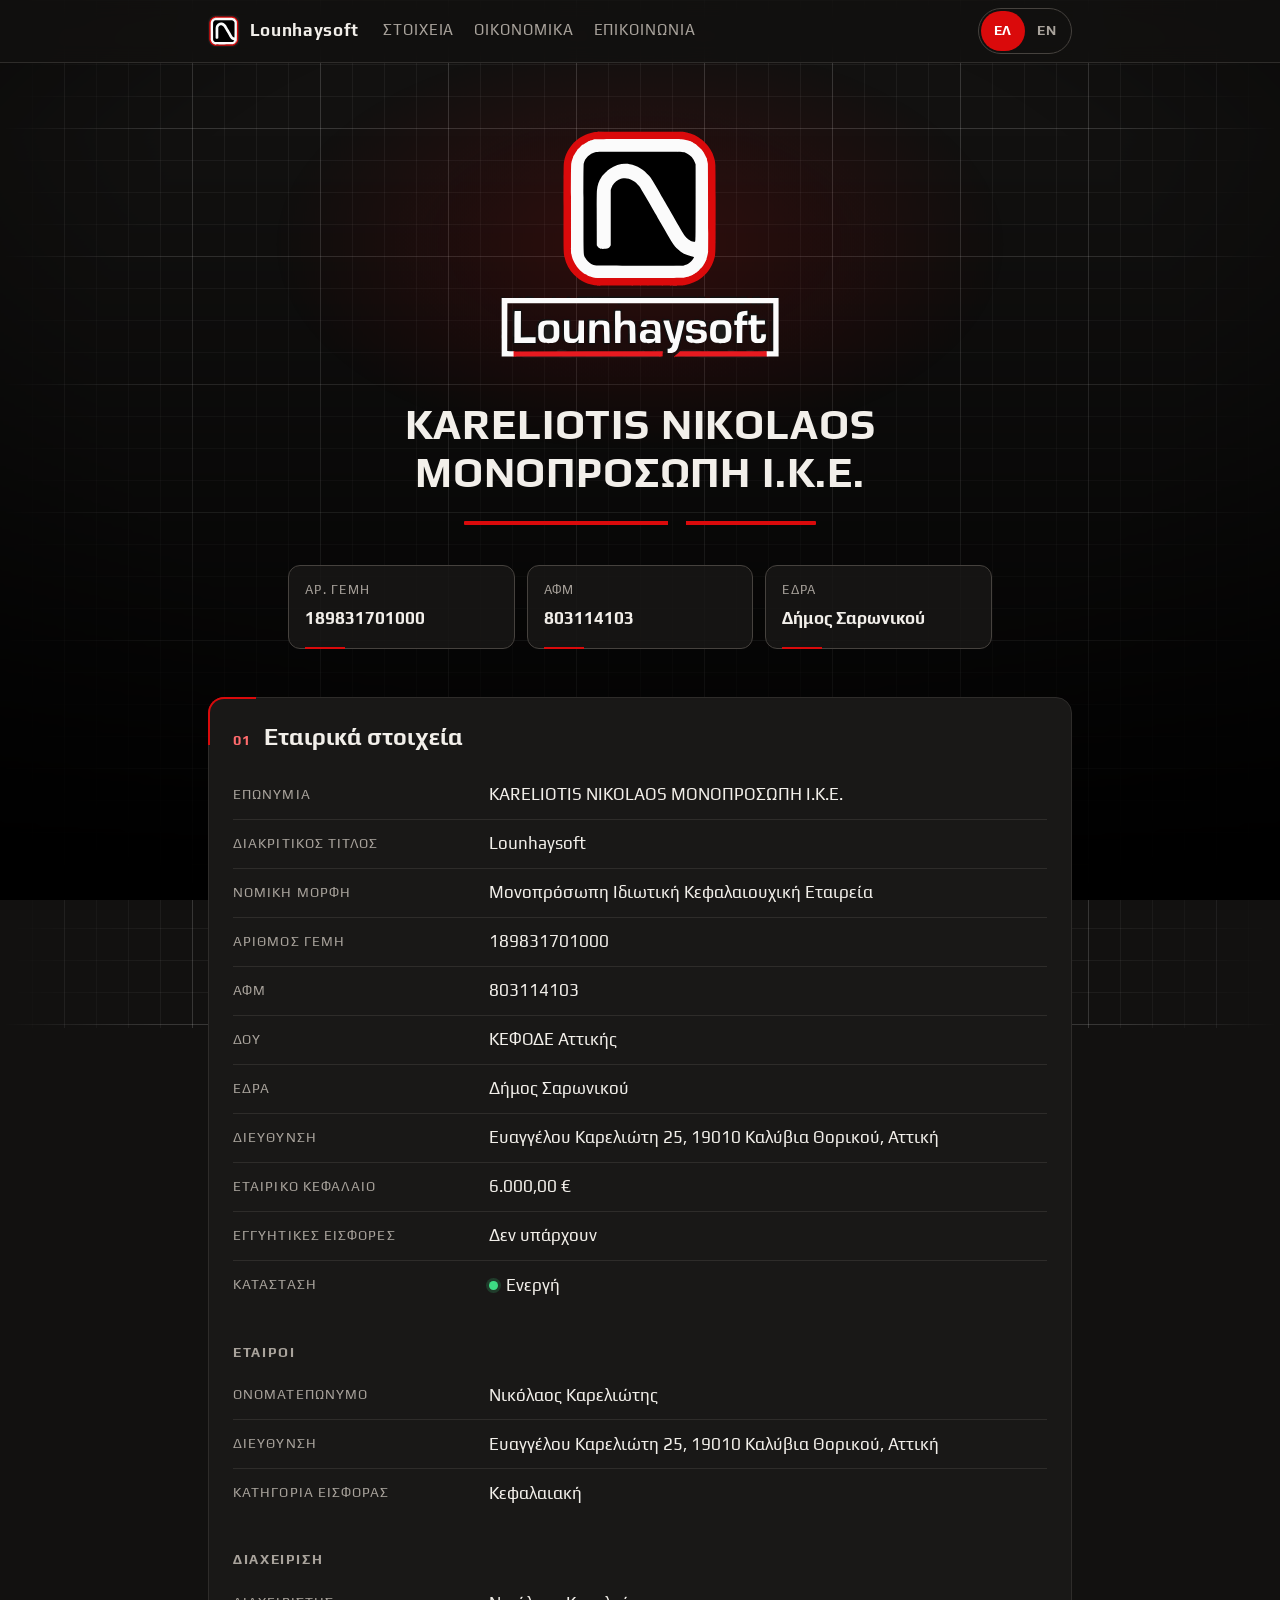
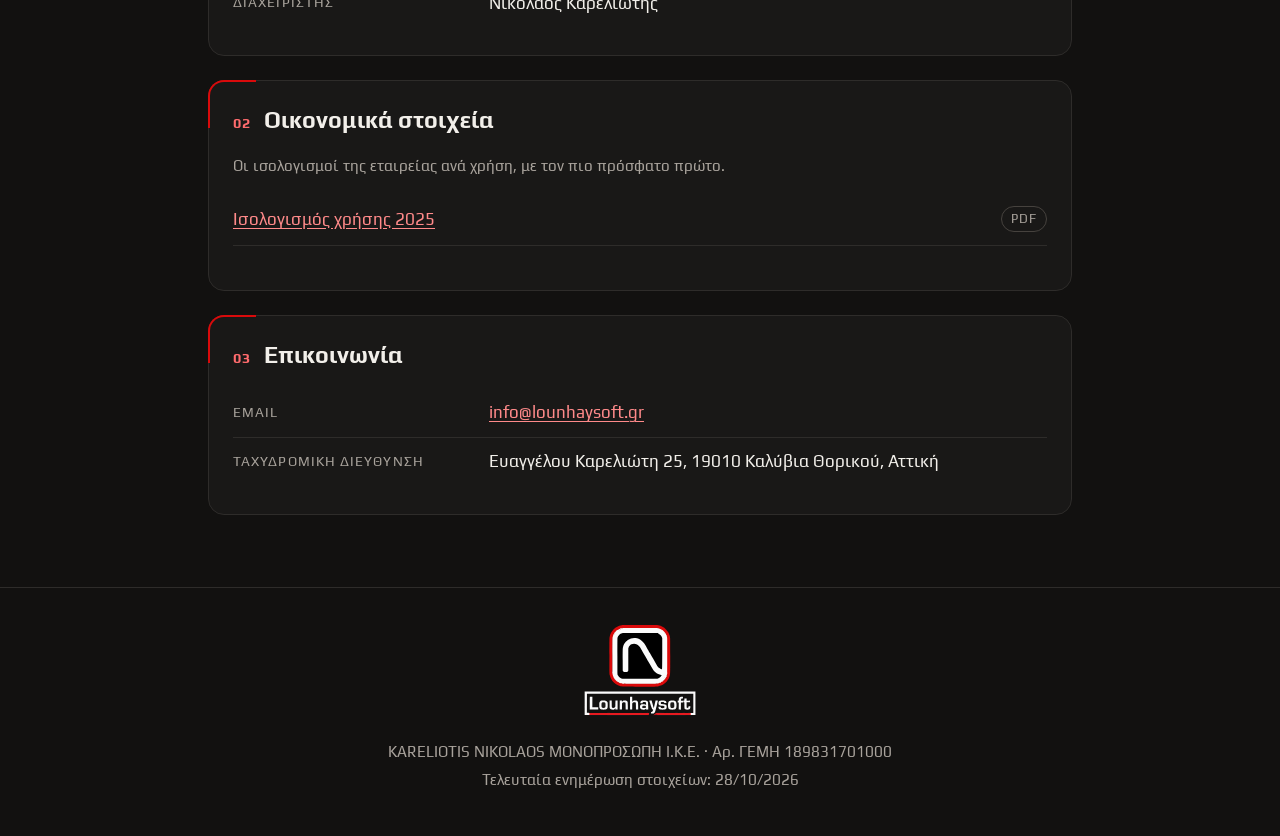
<file: index.html>
<!doctype html>
<html lang="el">
<head>
  <meta charset="utf-8">
  <meta name="viewport" content="width=device-width, initial-scale=1">
  <title>Lounhaysoft – KARELIOTIS NIKOLAOS ΜΟΝΟΠΡΟΣΩΠΗ Ι.Κ.Ε.</title>
  <meta name="description" content="Εταιρική ιστοσελίδα της KARELIOTIS NIKOLAOS ΜΟΝΟΠΡΟΣΩΠΗ Ι.Κ.Ε. (Lounhaysoft) σύμφωνα με το άρθρο 47 του ν. 4072/2012.">
  <meta name="color-scheme" content="dark">
  <meta name="theme-color" content="#121110">
  <link rel="alternate" hreflang="el" href="./">
  <link rel="alternate" hreflang="en" href="en/">
  <link rel="icon" href="favicon.svg" type="image/svg+xml">
  <link rel="preload" href="fonts/play-regular.woff2" as="font" type="font/woff2" crossorigin>
  <link rel="preload" href="fonts/play-bold.woff2" as="font" type="font/woff2" crossorigin>
  <link rel="stylesheet" href="styles.css?v=6">
  <script src="glow.js?v=3" defer></script>
  <script src="topbar.js?v=1" defer></script>
  <script src="grid-parallax.js?v=1" defer></script>
</head>
<body>
  <div class="grid-backdrop" aria-hidden="true"></div>
  <a class="skip-link" href="#main">Μετάβαση στο κύριο περιεχόμενο</a>

  <header class="topbar">
    <div class="container topbar-inner">
      <a class="mark" href="./">
        <img src="favicon.svg" alt="" width="32" height="32">
        <span lang="en">Lounhaysoft</span>
      </a>
      <div class="topbar-end">
        <nav aria-label="Κύρια πλοήγηση">
          <ul class="nav-list">
            <li><a href="#details">Στοιχεία</a></li>
            <li><a href="#financials">Οικονομικά</a></li>
            <li><a href="#contact">Επικοινωνία</a></li>
          </ul>
        </nav>
        <nav class="lang-switch" aria-label="Γλώσσα">
          <ul>
            <li><a href="./" aria-current="page" title="Ελληνικά">ΕΛ</a></li>
            <li><a href="en/" lang="en" hreflang="en" title="English">EN</a></li>
          </ul>
        </nav>
      </div>
    </div>
  </header>

  <main id="main" tabindex="-1">
    <section class="hero" aria-labelledby="page-title">
      <div class="container hero-inner">
        <img class="hero-logo" src="logo.svg" alt="Λογότυπο Lounhaysoft" width="592" height="494">
        <h1 id="page-title">KARELIOTIS NIKOLAOS<br> ΜΟΝΟΠΡΟΣΩΠΗ Ι.Κ.Ε.</h1>
        <div class="notch-rule" aria-hidden="true"></div>

        <ul class="facts" aria-label="Βασικά στοιχεία">
          <li><span class="label">Αρ. ΓΕΜΗ</span><span class="value">189831701000</span></li>
          <li><span class="label">ΑΦΜ</span><span class="value">803114103</span></li>
          <li><span class="label">Έδρα</span><span class="value">Δήμος Σαρωνικού</span></li>
        </ul>
      </div>
    </section>

    <div class="container sections">
      <section id="details" aria-labelledby="details-title" class="panel">
        <h2 id="details-title"><span class="idx" aria-hidden="true">01</span>Εταιρικά στοιχεία</h2>
        <dl class="details">
          <div><dt>Επωνυμία</dt><dd>KARELIOTIS NIKOLAOS ΜΟΝΟΠΡΟΣΩΠΗ Ι.Κ.Ε.</dd></div>
          <div><dt>Διακριτικός τίτλος</dt><dd lang="en">Lounhaysoft</dd></div>
          <div><dt>Νομική μορφή</dt><dd>Μονοπρόσωπη Ιδιωτική Κεφαλαιουχική Εταιρεία</dd></div>
          <div><dt>Αριθμός ΓΕΜΗ</dt><dd>189831701000</dd></div>
          <div><dt>ΑΦΜ</dt><dd>803114103</dd></div>
          <div><dt>ΔΟΥ</dt><dd>ΚΕΦΟΔΕ Αττικής</dd></div>
          <div><dt>Έδρα</dt><dd>Δήμος Σαρωνικού</dd></div>
          <div><dt>Διεύθυνση</dt><dd>Ευαγγέλου Καρελιώτη 25, 19010 Καλύβια Θορικού, Αττική</dd></div>
          <div><dt>Εταιρικό κεφάλαιο</dt><dd>6.000,00 €</dd></div>
          <div><dt>Εγγυητικές εισφορές</dt><dd>Δεν υπάρχουν</dd></div>
          <div><dt>Κατάσταση</dt><dd><span class="status">Ενεργή</span></dd></div>
        </dl>

        <h3>Εταίροι</h3>
        <dl class="details">
          <div><dt>Ονοματεπώνυμο</dt><dd>Νικόλαος Καρελιώτης</dd></div>
          <div><dt>Διεύθυνση</dt><dd>Ευαγγέλου Καρελιώτη 25, 19010 Καλύβια Θορικού, Αττική</dd></div>
          <div><dt>Κατηγορία εισφοράς</dt><dd>Κεφαλαιακή</dd></div>
        </dl>

        <h3>Διαχείριση</h3>
        <dl class="details">
          <div><dt>Διαχειριστής</dt><dd>Νικόλαος Καρελιώτης</dd></div>
        </dl>
      </section>

      <section id="financials" aria-labelledby="financials-title" class="panel">
        <h2 id="financials-title"><span class="idx" aria-hidden="true">02</span>Οικονομικά στοιχεία</h2>
        <p class="muted">Οι ισολογισμοί της εταιρείας ανά χρήση, με τον πιο πρόσφατο πρώτο.</p>
        <!-- Newest year first. Each statement is a PDF in financial-statements/, linked from both pages. -->
        <ul class="docs">
          <li><a href="financial-statements/balance-sheet-2025.pdf">Ισολογισμός χρήσης 2025</a><span class="tag">PDF</span></li>
        </ul>
      </section>

      <section id="contact" aria-labelledby="contact-title" class="panel">
        <h2 id="contact-title"><span class="idx" aria-hidden="true">03</span>Επικοινωνία</h2>
        <dl class="details">
          <div><dt>Email</dt><dd><a href="mailto:info@lounhaysoft.gr">info@lounhaysoft.gr</a></dd></div>
          <div><dt>Ταχυδρομική διεύθυνση</dt><dd>Ευαγγέλου Καρελιώτη 25, 19010 Καλύβια Θορικού, Αττική</dd></div>
        </dl>
      </section>
    </div>
  </main>

  <footer class="site-footer">
    <div class="container">
      <img class="footer-logo" src="logo.svg" alt="Lounhaysoft" width="592" height="494" loading="lazy">
      <p>KARELIOTIS NIKOLAOS ΜΟΝΟΠΡΟΣΩΠΗ Ι.Κ.Ε. · Αρ. ΓΕΜΗ 189831701000</p>
      <p>Τελευταία ενημέρωση στοιχείων: <time datetime="2026-10-28">28/10/2026</time></p>
    </div>
  </footer>
</body>
</html>
</file>
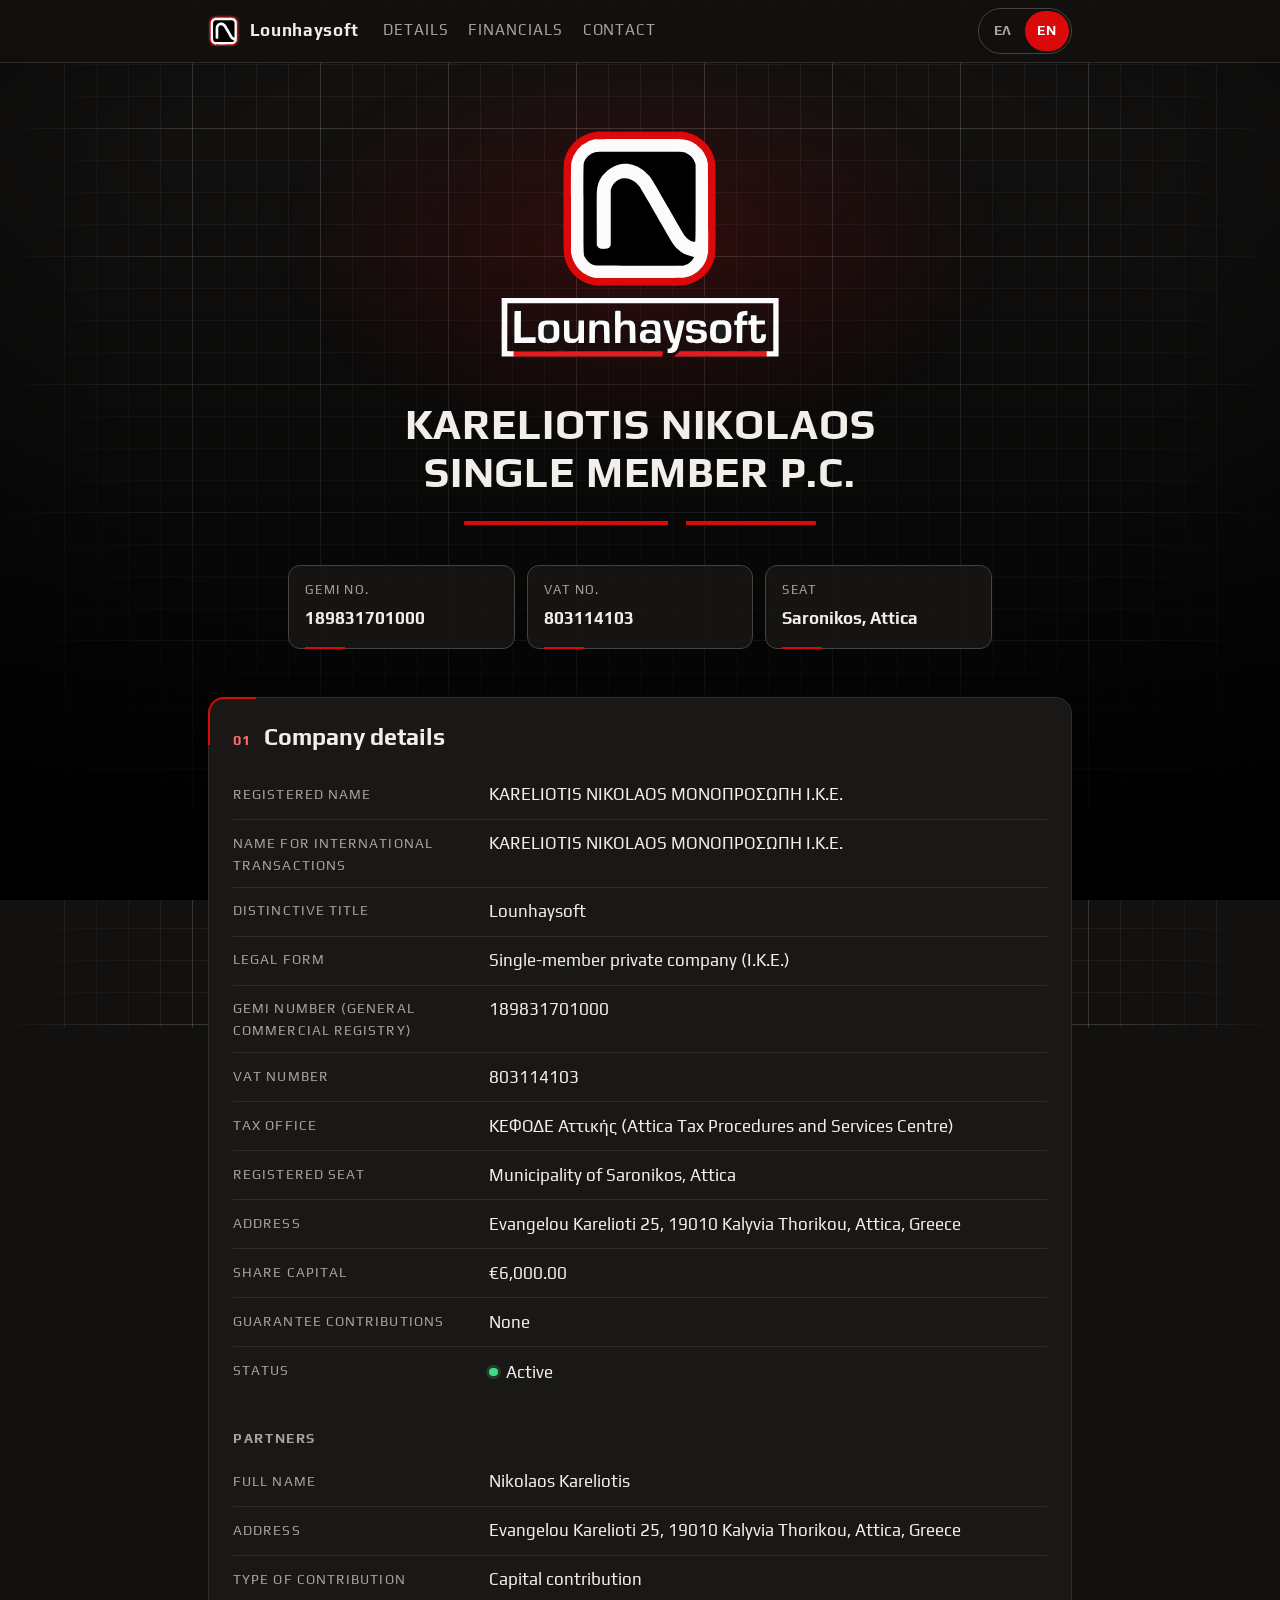
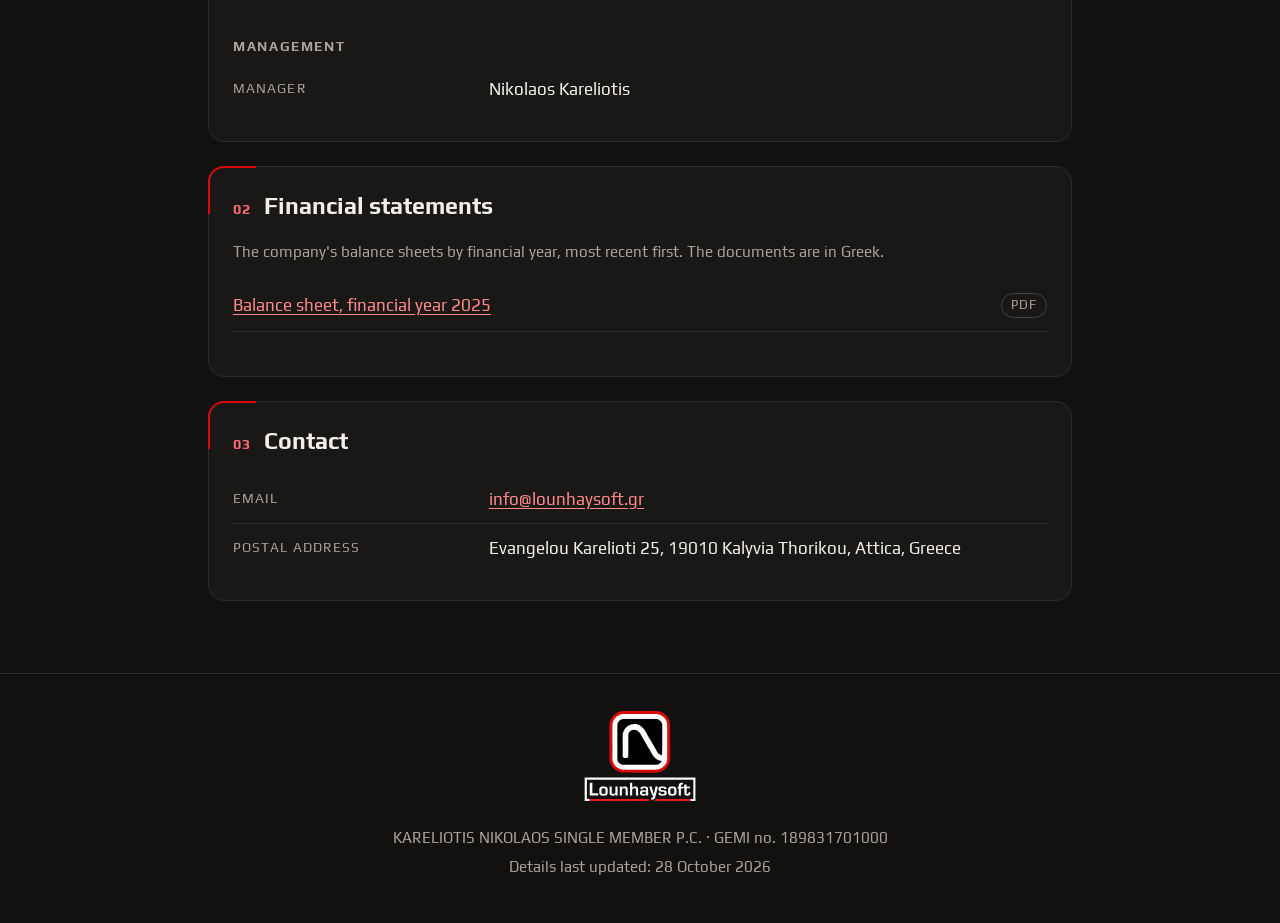
<file: en/index.html>
<!doctype html>
<html lang="en">
<head>
  <meta charset="utf-8">
  <meta name="viewport" content="width=device-width, initial-scale=1">
  <title>Lounhaysoft – KARELIOTIS NIKOLAOS SINGLE MEMBER P.C.</title>
  <meta name="description" content="Company website of KARELIOTIS NIKOLAOS SINGLE MEMBER P.C. (Lounhaysoft), as required by Article 47 of Greek Law 4072/2012.">
  <meta name="color-scheme" content="dark">
  <meta name="theme-color" content="#121110">
  <link rel="alternate" hreflang="el" href="../">
  <link rel="alternate" hreflang="en" href="./">
  <link rel="icon" href="../favicon.svg" type="image/svg+xml">
  <link rel="preload" href="../fonts/play-regular.woff2" as="font" type="font/woff2" crossorigin>
  <link rel="preload" href="../fonts/play-bold.woff2" as="font" type="font/woff2" crossorigin>
  <link rel="stylesheet" href="../styles.css?v=6">
  <script src="../glow.js?v=3" defer></script>
  <script src="../topbar.js?v=1" defer></script>
  <script src="../grid-parallax.js?v=1" defer></script>
</head>
<body>
  <div class="grid-backdrop" aria-hidden="true"></div>
  <a class="skip-link" href="#main">Skip to main content</a>

  <header class="topbar">
    <div class="container topbar-inner">
      <a class="mark" href="./">
        <img src="../favicon.svg" alt="" width="32" height="32">
        <span>Lounhaysoft</span>
      </a>
      <div class="topbar-end">
        <nav aria-label="Main navigation">
          <ul class="nav-list">
            <li><a href="#details">Details</a></li>
            <li><a href="#financials">Financials</a></li>
            <li><a href="#contact">Contact</a></li>
          </ul>
        </nav>
        <nav class="lang-switch" aria-label="Language">
          <ul>
            <li><a href="../" lang="el" hreflang="el" title="Ελληνικά">ΕΛ</a></li>
            <li><a href="./" aria-current="page" title="English">EN</a></li>
          </ul>
        </nav>
      </div>
    </div>
  </header>

  <main id="main" tabindex="-1">
    <section class="hero" aria-labelledby="page-title">
      <div class="container hero-inner">
        <img class="hero-logo" src="../logo.svg" alt="Lounhaysoft logo" width="592" height="494">
        <h1 id="page-title">KARELIOTIS NIKOLAOS<br> SINGLE MEMBER P.C.</h1>
        <div class="notch-rule" aria-hidden="true"></div>

        <ul class="facts" aria-label="Key details">
          <li><span class="label">GEMI no.</span><span class="value">189831701000</span></li>
          <li><span class="label">VAT no.</span><span class="value">803114103</span></li>
          <li><span class="label">Seat</span><span class="value">Saronikos, Attica</span></li>
        </ul>
      </div>
    </section>

    <div class="container sections">
      <section id="details" aria-labelledby="details-title" class="panel">
        <h2 id="details-title"><span class="idx" aria-hidden="true">01</span>Company details</h2>
        <dl class="details">
          <div><dt>Registered name</dt><dd>KARELIOTIS NIKOLAOS <span lang="el">ΜΟΝΟΠΡΟΣΩΠΗ Ι.Κ.Ε.</span></dd></div>
          <div><dt>Name for international transactions</dt><dd>KARELIOTIS NIKOLAOS <span lang="el">ΜΟΝΟΠΡΟΣΩΠΗ Ι.Κ.Ε.</span></dd></div>
          <div><dt>Distinctive title</dt><dd>Lounhaysoft</dd></div>
          <div><dt>Legal form</dt><dd>Single-member private company (<span lang="el">Ι.Κ.Ε.</span>)</dd></div>
          <div><dt>GEMI number (General Commercial Registry)</dt><dd>189831701000</dd></div>
          <div><dt>VAT number</dt><dd>803114103</dd></div>
          <div><dt>Tax office</dt><dd><span lang="el">ΚΕΦΟΔΕ Αττικής</span> (Attica Tax Procedures and Services Centre)</dd></div>
          <div><dt>Registered seat</dt><dd>Municipality of Saronikos, Attica</dd></div>
          <div><dt>Address</dt><dd>Evangelou Karelioti 25, 19010 Kalyvia Thorikou, Attica, Greece</dd></div>
          <div><dt>Share capital</dt><dd>€6,000.00</dd></div>
          <div><dt>Guarantee contributions</dt><dd>None</dd></div>
          <div><dt>Status</dt><dd><span class="status">Active</span></dd></div>
        </dl>

        <h3>Partners</h3>
        <dl class="details">
          <div><dt>Full name</dt><dd>Nikolaos Kareliotis</dd></div>
          <div><dt>Address</dt><dd>Evangelou Karelioti 25, 19010 Kalyvia Thorikou, Attica, Greece</dd></div>
          <div><dt>Type of contribution</dt><dd>Capital contribution</dd></div>
        </dl>

        <h3>Management</h3>
        <dl class="details">
          <div><dt>Manager</dt><dd>Nikolaos Kareliotis</dd></div>
        </dl>
      </section>

      <section id="financials" aria-labelledby="financials-title" class="panel">
        <h2 id="financials-title"><span class="idx" aria-hidden="true">02</span>Financial statements</h2>
        <p class="muted">The company's balance sheets by financial year, most recent first. The documents are in Greek.</p>
        <!-- Newest year first. Each statement is a PDF in financial-statements/, linked from both pages. -->
        <ul class="docs">
          <li><a href="../financial-statements/balance-sheet-2025.pdf" hreflang="el">Balance sheet, financial year 2025</a><span class="tag">PDF</span></li>
        </ul>
      </section>

      <section id="contact" aria-labelledby="contact-title" class="panel">
        <h2 id="contact-title"><span class="idx" aria-hidden="true">03</span>Contact</h2>
        <dl class="details">
          <div><dt>Email</dt><dd><a href="mailto:info@lounhaysoft.gr">info@lounhaysoft.gr</a></dd></div>
          <div><dt>Postal address</dt><dd>Evangelou Karelioti 25, 19010 Kalyvia Thorikou, Attica, Greece</dd></div>
        </dl>
      </section>
    </div>
  </main>

  <footer class="site-footer">
    <div class="container">
      <img class="footer-logo" src="../logo.svg" alt="Lounhaysoft" width="592" height="494" loading="lazy">
      <p>KARELIOTIS NIKOLAOS SINGLE MEMBER P.C. · GEMI no. 189831701000</p>
      <p>Details last updated: <time datetime="2026-10-28">28 October 2026</time></p>
    </div>
  </footer>
</body>
</html>
</file>
<file: styles.css>
/* Colours from the logo: dark #1d1c1b, red #da0a0b, white */
@font-face {
  font-family: "Play";
  src: url("fonts/play-regular.woff2") format("woff2");
  font-weight: 400;
  font-display: swap;
}
@font-face {
  font-family: "Play";
  src: url("fonts/play-bold.woff2") format("woff2");
  font-weight: 700;
  font-display: swap;
}

:root {
  --bg: #121110;
  --panel: #191817;
  --line: #2e2c2a;
  --line-strong: #46423e;
  --text: #f2efea;
  --muted: #a9a39c;
  --red: #da0a0b;
  --red-text: #ff6b6d;
  --link: #ff8a8a;
  --radius: 16px;
}

*, *::before, *::after { box-sizing: border-box; }

html { -webkit-text-size-adjust: 100%; }

body {
  margin: 0;
  background: var(--bg);
  color: var(--text);
  font-family: "Play", system-ui, -apple-system, "Segoe UI", Roboto, "Noto Sans", Arial, sans-serif;
  font-size: 1.0625rem;
  line-height: 1.6;
}

.container {
  max-width: 56rem;
  margin: 0 auto;
  padding: 0 1rem;
}

a { color: var(--link); text-underline-offset: 0.2em; }
a:hover { text-decoration-thickness: 2px; }

:focus-visible {
  outline: 2px solid var(--link);
  outline-offset: 3px;
  border-radius: 4px;
}

.skip-link {
  position: absolute;
  left: 1rem;
  top: -100px;
  z-index: 20;
  padding: 0.75rem 1rem;
  background: var(--text);
  color: var(--bg);
  font-weight: 700;
  border-radius: 8px;
}
.skip-link:focus { top: 1rem; }

/* Navigation bar */
.topbar {
  position: sticky;
  top: 0;
  z-index: 10;
  background: rgba(18, 17, 16, 0.85);
  backdrop-filter: blur(10px);
  -webkit-backdrop-filter: blur(10px);
  border-bottom: 1px solid var(--line);
}
.topbar-inner {
  display: flex;
  flex-wrap: wrap;
  align-items: center;
  justify-content: space-between;
  gap: 0.25rem 1.5rem;
  padding-top: 0.5rem;
  padding-bottom: 0.5rem;
}
.mark {
  display: inline-flex;
  align-items: center;
  gap: 0.6rem;
  min-height: 44px;
  color: var(--text);
  text-decoration: none;
  font-weight: 700;
  letter-spacing: 0.04em;
}
.mark img { width: 32px; height: 32px; border-radius: 8px; }

.nav-list {
  display: flex;
  flex-wrap: wrap;
  gap: 0 1.25rem;
  margin: 0;
  padding: 0;
  list-style: none;
}
.nav-list a {
  display: inline-flex;
  align-items: center;
  min-height: 44px;
  color: var(--muted);
  text-decoration: none;
  font-size: 0.95rem;
  letter-spacing: 0.06em;
  text-transform: uppercase;
  border-bottom: 2px solid transparent;
  transition: color 0.15s, border-color 0.15s;
}
.nav-list a:hover { color: var(--text); border-bottom-color: var(--red); }

/* The menu starts right after the logo so it does not shift when the language changes */
.topbar-end {
  flex: 1;
  display: flex;
  flex-wrap: wrap;
  align-items: center;
  justify-content: space-between;
  gap: 0 1.5rem;
}

/* Language switch: the current language is highlighted with a red background */
.lang-switch ul {
  display: flex;
  margin: 0;
  padding: 2px;
  list-style: none;
  border: 1px solid var(--line-strong);
  border-radius: 999px;
}
.lang-switch a {
  display: inline-flex;
  align-items: center;
  justify-content: center;
  min-width: 44px;
  min-height: 40px;
  padding: 0 0.6rem;
  border-radius: 999px;
  color: var(--muted);
  text-decoration: none;
  font-size: 0.85rem;
  font-weight: 700;
  letter-spacing: 0.06em;
  transition: color 0.15s, background-color 0.15s;
}
.lang-switch a:hover { color: var(--text); }
.lang-switch a[aria-current="page"] { background: var(--red); color: #fff; }

main:focus { outline: none; }

/* Keep section titles clear of the sticky top bar when jumping to them.
   topbar.js sets --topbar-height to the bar's real height, which grows when the menu wraps;
   the values here are fallbacks for when the script does not run. */
:root { --topbar-height: 3rem; }
html { scroll-padding-top: calc(var(--topbar-height) + 1.5rem); }

/* Page-wide grid behind everything, fading towards the sides. Brighter lines every
   4 cells give the eye something to follow. grid-parallax.js moves it against the
   scroll direction; the layer is one 128px tile taller than the screen so the shift
   never shows an empty strip. */
.grid-backdrop {
  position: fixed;
  inset: 0 0 -128px;
  z-index: -1;
  background-image:
    linear-gradient(rgba(255, 255, 255, 0.11) 1px, transparent 1px),
    linear-gradient(90deg, rgba(255, 255, 255, 0.11) 1px, transparent 1px),
    repeating-linear-gradient(rgba(255, 255, 255, 0.05) 0 1px, transparent 1px 32px),
    repeating-linear-gradient(90deg, rgba(255, 255, 255, 0.05) 0 1px, transparent 1px 32px);
  background-size: 128px 128px;
  background-position: center top;
  -webkit-mask-image: linear-gradient(90deg, transparent, #000 12%, #000 88%, transparent);
  mask-image: linear-gradient(90deg, transparent, #000 12%, #000 88%, transparent);
  will-change: transform;
  pointer-events: none;
}

/* Shade over the grid: a vignette that darkens the edges and corners of the screen,
   plus a fade that darkens most of the screen down to black at the bottom.
   It stays fixed to the screen while scrolling, so the effect is always visible.
   As body::after it paints above the grid but below the hero and panels. */
body::after {
  content: "";
  position: fixed;
  inset: 0;
  z-index: -1;
  background:
    radial-gradient(ellipse 85% 80% at 50% 40%, transparent 50%, rgba(0, 0, 0, 0.6) 100%),
    linear-gradient(to bottom, transparent 15%, #000 100%);
  pointer-events: none;
}

/* Hero: sits on the page grid, plus a red glow. The glow may spill above and below
   the hero, but is clipped at the sides so the page never scrolls sideways.
   Browsers without overflow-x: clip keep the glow clipped to the hero. */
.hero {
  position: relative;
  overflow: hidden;
  padding: 3.5rem 0 3rem;
  text-align: center;
  isolation: isolate;
}
@supports (overflow-x: clip) {
  .hero { overflow: visible; overflow-x: clip; }
}
/* The glow starts behind the logo. glow.js moves it with the cursor
   through --gx/--gy and puts it back when the cursor leaves. */
.hero::after {
  content: "";
  position: absolute;
  left: 0;
  top: 0;
  z-index: -1;
  width: 46rem;
  height: 26rem;
  transform: translate(calc(var(--gx, 50vw) - 50%), calc(var(--gy, 11rem) - 50%));
  background: radial-gradient(closest-side, rgba(218, 10, 11, 0.16), transparent);
  transition: transform 0.9s cubic-bezier(0.2, 0.7, 0.2, 1);
  will-change: transform;
  pointer-events: none;
}
.hero.is-following::after { transition-duration: 0.35s; }

.hero-logo {
  display: block;
  width: min(300px, 70vw);
  height: auto;
  margin: 0 auto 2rem;
}

h1 {
  margin: 0 0 1.5rem;
  font-size: clamp(1.6rem, 5vw, 2.6rem);
  line-height: 1.15;
  letter-spacing: 0.02em;
  overflow-wrap: anywhere;
}
/* Notched red rule, like the underline in the logo */
.notch-rule {
  width: min(22rem, 80%);
  height: 4px;
  margin: 0 auto;
  background: linear-gradient(90deg,
    var(--red) 0 58%, transparent 58% 63%, var(--red) 63% 100%);
  border-radius: 1px;
}

.facts {
  display: grid;
  grid-template-columns: repeat(3, minmax(0, 1fr));
  gap: 0.75rem;
  max-width: 44rem;
  margin: 2.5rem auto 0;
  padding: 0;
  list-style: none;
  text-align: left;
}
.facts li {
  position: relative;
  display: flex;
  flex-direction: column;
  gap: 0.25rem;
  padding: 0.9rem 1rem 1rem;
  background: rgba(25, 24, 23, 0.8);
  border: 1px solid var(--line-strong);
  border-radius: 12px;
}
.facts li::after {
  content: "";
  position: absolute;
  left: 1rem;
  bottom: -1px;
  width: 2.5rem;
  height: 2px;
  background: var(--red);
}
.label {
  color: var(--muted);
  font-size: 0.8rem;
  letter-spacing: 0.1em;
  text-transform: uppercase;
}
.value { font-weight: 700; overflow-wrap: anywhere; }

/* Sections */
.sections { padding-bottom: 3rem; }

.panel {
  position: relative;
  margin-bottom: 1.5rem;
  padding: 1.5rem 1.5rem 1.75rem;
  background: var(--panel);
  border: 1px solid var(--line);
  border-radius: var(--radius);
}
/* Red corner accent, like the red outline of the icon */
.panel::before {
  content: "";
  position: absolute;
  top: -1px;
  left: -1px;
  width: 3rem;
  height: 3rem;
  border-top: 2px solid var(--red);
  border-left: 2px solid var(--red);
  border-top-left-radius: var(--radius);
  pointer-events: none;
}

h2 {
  display: flex;
  align-items: baseline;
  gap: 0.75rem;
  margin: 0 0 1.25rem;
  font-size: 1.45rem;
  line-height: 1.25;
}
.idx {
  color: var(--red-text);
  font-size: 0.9rem;
  letter-spacing: 0.1em;
}
h3 {
  margin: 2rem 0 0.5rem;
  color: var(--muted);
  font-size: 0.85rem;
  font-weight: 700;
  letter-spacing: 0.12em;
  text-transform: uppercase;
}

.details { margin: 0; }
.details > div {
  display: grid;
  grid-template-columns: minmax(10rem, 15rem) 1fr;
  gap: 0.15rem 1rem;
  padding: 0.65rem 0;
  border-bottom: 1px solid var(--line);
}
.details > div:last-child { border-bottom: 0; }
.details dt {
  color: var(--muted);
  font-size: 0.85rem;
  letter-spacing: 0.08em;
  text-transform: uppercase;
  padding-top: 0.15rem;
}
.details dd { margin: 0; overflow-wrap: anywhere; }

.status {
  display: inline-flex;
  align-items: center;
  gap: 0.5rem;
}
.status::before {
  content: "";
  width: 0.55rem;
  height: 0.55rem;
  border-radius: 50%;
  background: #3ddc84;
  box-shadow: 0 0 0 3px rgba(61, 220, 132, 0.18);
}

.docs { list-style: none; margin: 0 0 1rem; padding: 0; }
.docs li {
  display: flex;
  flex-wrap: wrap;
  align-items: center;
  gap: 0.35rem 1rem;
  padding: 0.75rem 0;
  border-bottom: 1px solid var(--line);
}
.docs time { color: var(--muted); min-width: 7.5rem; font-size: 0.95rem; }
.docs a { flex: 1 1 16rem; }
.tag {
  padding: 0.1rem 0.6rem;
  border: 1px solid var(--line-strong);
  border-radius: 999px;
  color: var(--muted);
  font-size: 0.8rem;
  letter-spacing: 0.06em;
}

.muted { color: var(--muted); font-size: 0.95rem; }

.site-footer {
  padding: 2rem 0 2.5rem;
  border-top: 1px solid var(--line);
  color: var(--muted);
  font-size: 0.95rem;
  text-align: center;
}
.footer-logo { display: block; width: 120px; height: auto; margin: 0 auto 1.25rem; }
.site-footer p { margin: 0.25rem 0; }

@media (max-width: 40rem) {
  .facts { grid-template-columns: 1fr; }
  .details > div { grid-template-columns: 1fr; gap: 0; }
  .panel { padding: 1.25rem 1rem 1.5rem; }
  .hero { padding-top: 2.5rem; }
  .nav-list { gap: 0 1rem; }
}

/* Below 48rem the logo, menu and language switch no longer fit on one row:
   logo and language switch go on the first row, menu below */
@media (max-width: 48rem) {
  :root { --topbar-height: 6.5rem; }
  .topbar-end { display: contents; }
  .lang-switch { order: 1; }
  .topbar-end > nav:first-child { order: 2; flex-basis: 100%; }
}

@media (prefers-reduced-motion: reduce) {
  * { scroll-behavior: auto !important; transition: none !important; animation: none !important; }
}
@media (prefers-reduced-motion: no-preference) {
  html { scroll-behavior: smooth; }
}
</file>
